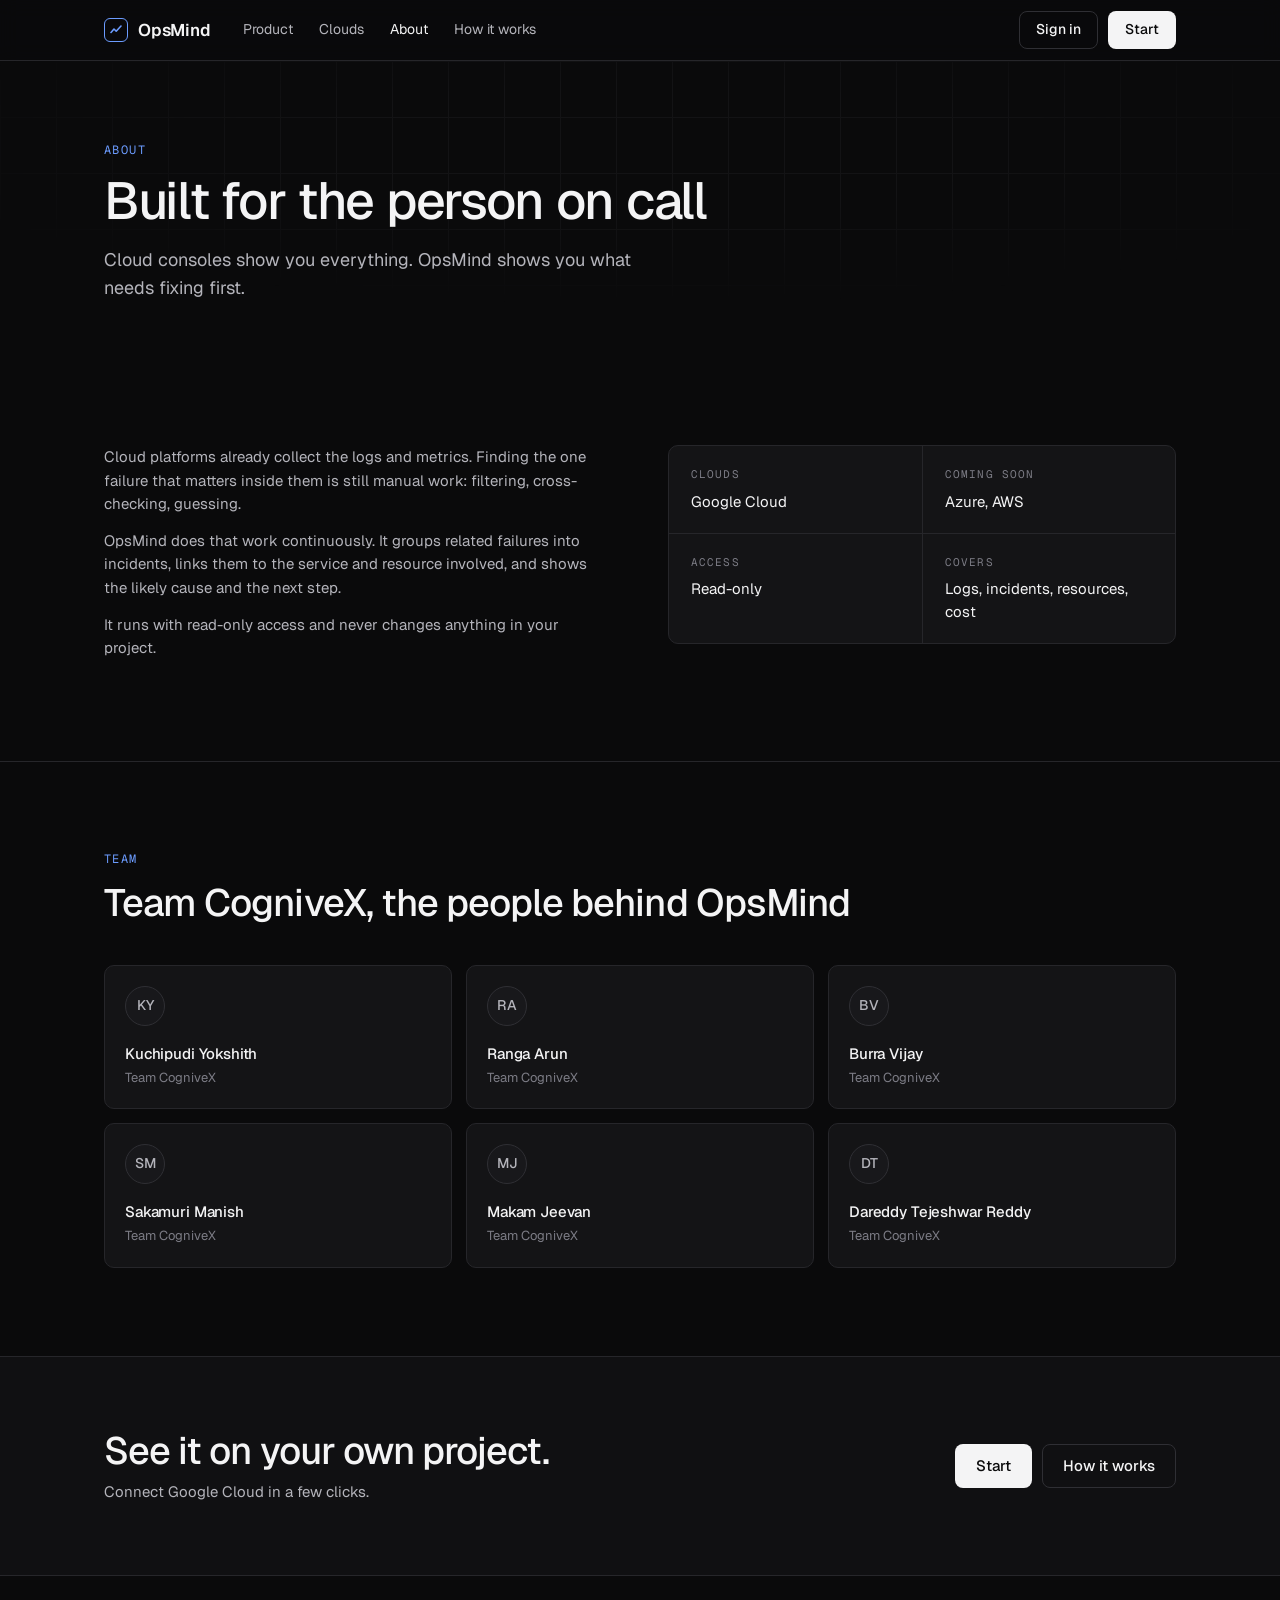
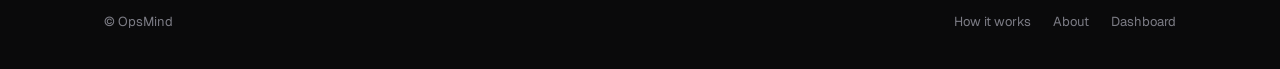
<file: static/about.html>
<!doctype html>
<html lang="en">
<head>
<meta charset="utf-8">
<meta name="viewport" content="width=device-width, initial-scale=1">
<title>About · OpsMind</title>
<meta name="description" content="What OpsMind is, why it exists, and the team building it.">
<link rel="preconnect" href="https://fonts.googleapis.com">
<link rel="preconnect" href="https://fonts.gstatic.com" crossorigin>
<link href="https://fonts.googleapis.com/css2?family=Geist:wght@400;500;600&family=Geist+Mono:wght@400;500&display=swap" rel="stylesheet">
<link rel="stylesheet" href="/static/landing.css">
</head>
<body>

<nav class="nav">
  <div class="wrap nav-in">
    <a class="logo" href="/">
      <span class="logo-mark" aria-hidden="true">
        <svg width="12" height="12" viewBox="0 0 12 12" fill="none"><path d="M1 8.5 4 5l2.2 2.2L11 2" stroke="#6c9cff" stroke-width="1.6" stroke-linecap="round" stroke-linejoin="round"/></svg>
      </span>
      OpsMind
    </a>
    <div class="nav-links">
      <a href="/#product">Product</a>
      <a href="/#clouds">Clouds</a>
      <a href="/about" aria-current="page">About</a>
      <a href="/how-it-works">How it works</a>
    </div>
    <div class="nav-cta">
      <!--auth--><a class="btn btn-ghost" href="/signin">Sign in</a><!--/auth-->
      <a class="btn btn-primary" href="/app#setup">Start</a>
    </div>
  </div>
</nav>

<header class="page-head grid-bg">
  <div class="wrap">
    <div class="eyebrow">About</div>
    <h1>Built for the person on call</h1>
    <p class="lede">Cloud consoles show you everything. OpsMind shows you what needs fixing first.</p>
  </div>
</header>

<section class="section">
  <div class="wrap about-grid">
    <div class="reveal">
      <p>Cloud platforms already collect the logs and metrics. Finding the one failure that matters inside them is still manual work: filtering, cross-checking, guessing.</p>
      <p>OpsMind does that work continuously. It groups related failures into incidents, links them to the service and resource involved, and shows the likely cause and the next step.</p>
      <p>It runs with read-only access and never changes anything in your project.</p>
    </div>
    <div class="panel facts reveal">
      <div><div class="label">Clouds</div><div class="v">Google Cloud</div></div>
      <div><div class="label">Coming soon</div><div class="v">Azure, AWS</div></div>
      <div><div class="label">Access</div><div class="v">Read-only</div></div>
      <div><div class="label">Covers</div><div class="v">Logs, incidents, resources, cost</div></div>
    </div>
  </div>
</section>

<section class="section">
  <div class="wrap">
    <div class="section-head reveal">
      <div class="eyebrow">Team</div>
      <h2>Team CogniveX, the people behind OpsMind</h2>
    </div>
    <div class="team reveal">
      <div class="panel member"><div class="avatar">KY</div><h3>Kuchipudi Yokshith</h3><p>Team CogniveX</p></div>
      <div class="panel member"><div class="avatar">RA</div><h3>Ranga Arun</h3><p>Team CogniveX</p></div>
      <div class="panel member"><div class="avatar">BV</div><h3>Burra Vijay</h3><p>Team CogniveX</p></div>
      <div class="panel member"><div class="avatar">SM</div><h3>Sakamuri Manish</h3><p>Team CogniveX</p></div>
      <div class="panel member"><div class="avatar">MJ</div><h3>Makam Jeevan</h3><p>Team CogniveX</p></div>
      <div class="panel member"><div class="avatar">DT</div><h3>Dareddy Tejeshwar Reddy</h3><p>Team CogniveX</p></div>
    </div>
  </div>
</section>

<section class="cta">
  <div class="wrap cta-in">
    <div>
      <h2>See it on your own project.</h2>
      <p>Connect Google Cloud in a few clicks.</p>
    </div>
    <div class="cta-actions">
      <a class="btn btn-primary btn-lg" href="/app#setup">Start</a>
      <a class="btn btn-ghost btn-lg" href="/how-it-works">How it works</a>
    </div>
  </div>
</section>

<footer>
  <div class="wrap foot-in">
    <span>© OpsMind</span>
    <div class="foot-links">
      <a href="/how-it-works">How it works</a>
      <a href="/about">About</a>
      <a href="/app">Dashboard</a>
    </div>
  </div>
</footer>

<script src="/static/landing.js"></script>
</body>
</html>
</file>
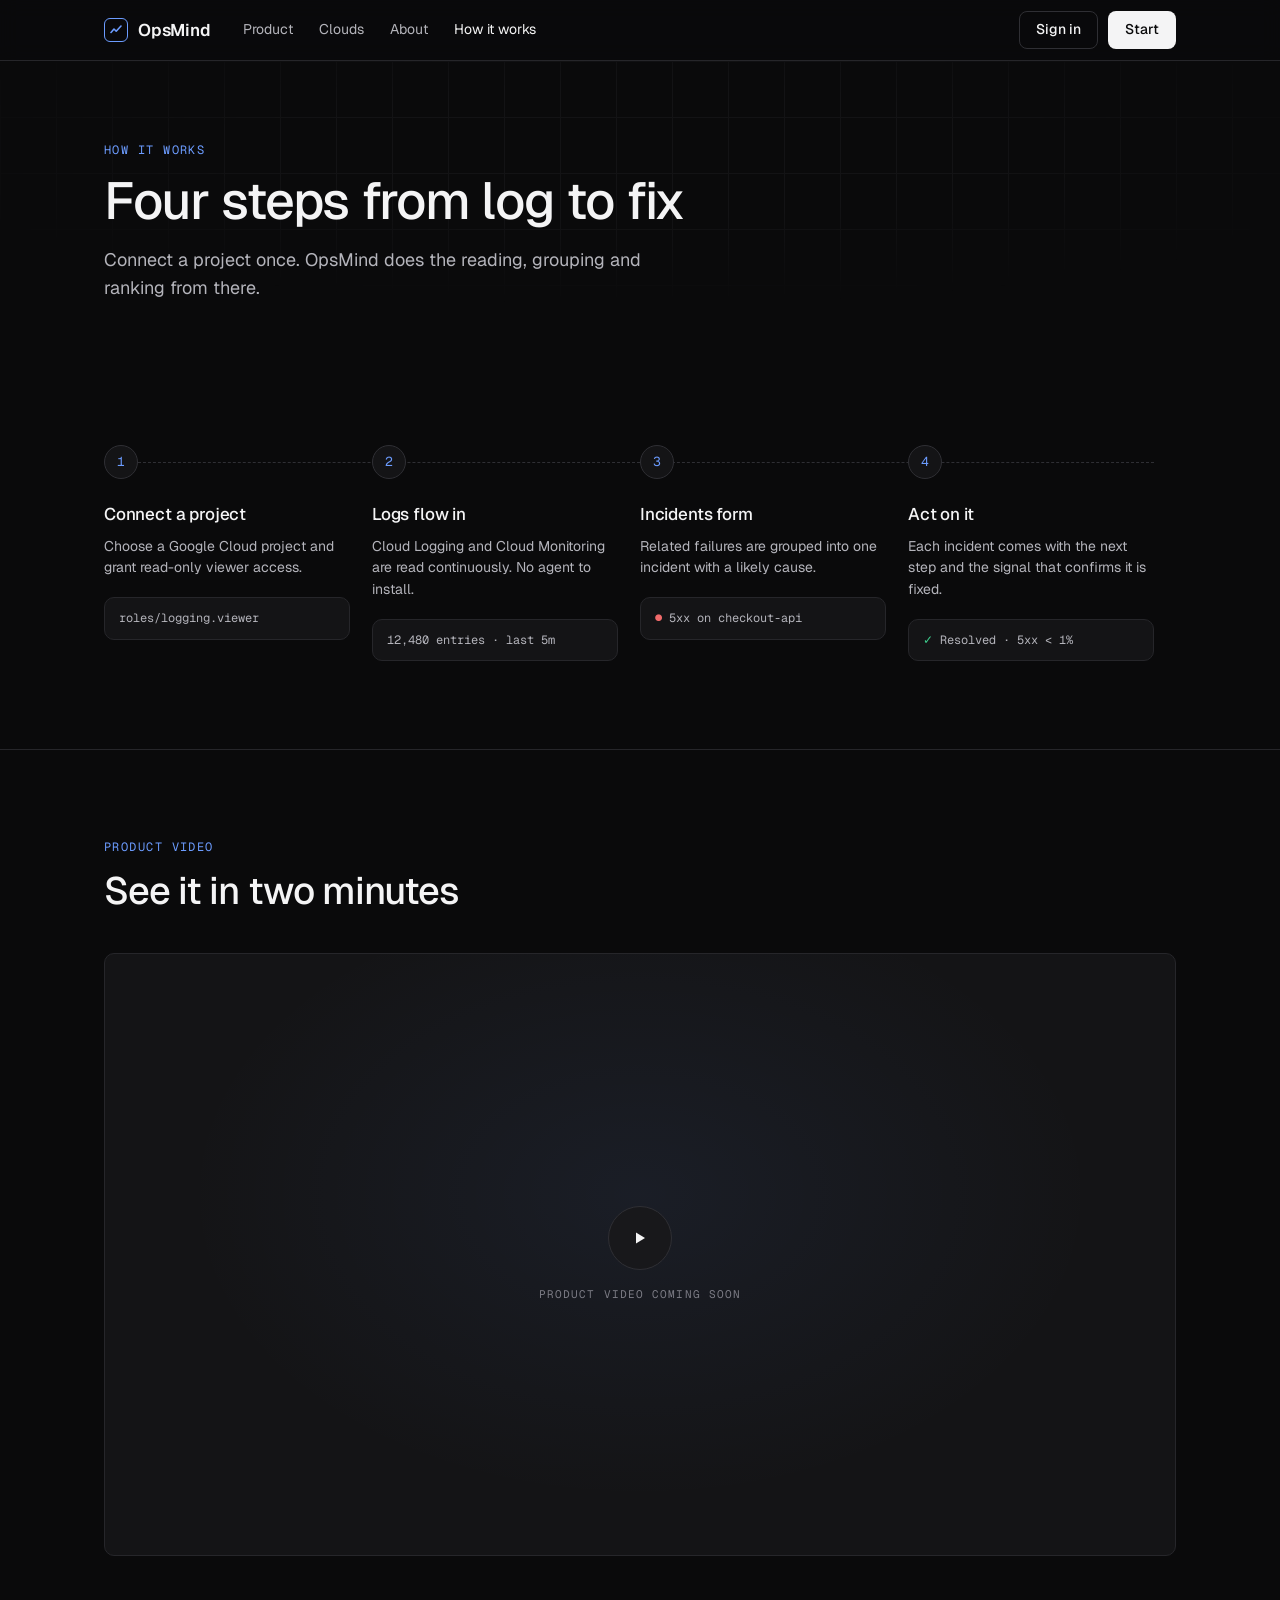
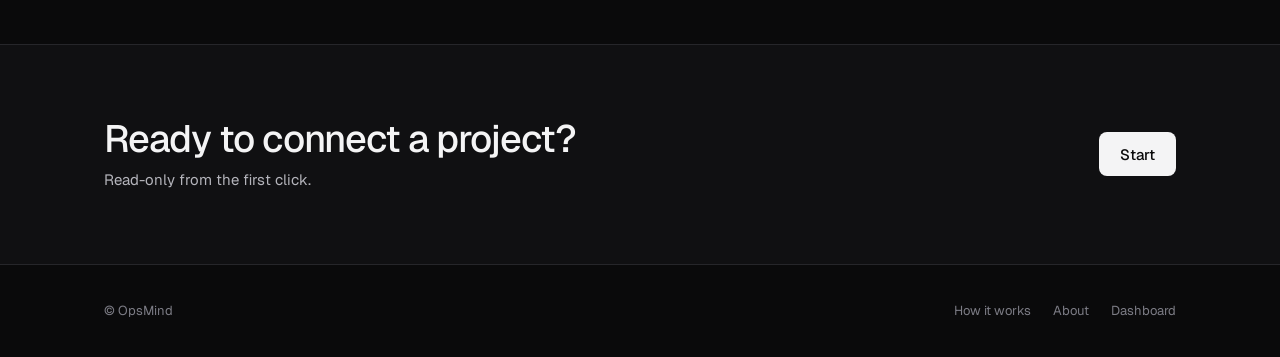
<file: static/how-it-works.html>
<!doctype html>
<html lang="en">
<head>
<meta charset="utf-8">
<meta name="viewport" content="width=device-width, initial-scale=1">
<title>How it works · OpsMind</title>
<meta name="description" content="Four steps from connecting a cloud project to fixing the incident.">
<link rel="preconnect" href="https://fonts.googleapis.com">
<link rel="preconnect" href="https://fonts.gstatic.com" crossorigin>
<link href="https://fonts.googleapis.com/css2?family=Geist:wght@400;500;600&family=Geist+Mono:wght@400;500&display=swap" rel="stylesheet">
<link rel="stylesheet" href="/static/landing.css">
</head>
<body>

<nav class="nav">
  <div class="wrap nav-in">
    <a class="logo" href="/">
      <span class="logo-mark" aria-hidden="true">
        <svg width="12" height="12" viewBox="0 0 12 12" fill="none"><path d="M1 8.5 4 5l2.2 2.2L11 2" stroke="#6c9cff" stroke-width="1.6" stroke-linecap="round" stroke-linejoin="round"/></svg>
      </span>
      OpsMind
    </a>
    <div class="nav-links">
      <a href="/#product">Product</a>
      <a href="/#clouds">Clouds</a>
      <a href="/about">About</a>
      <a href="/how-it-works" aria-current="page">How it works</a>
    </div>
    <div class="nav-cta">
      <!--auth--><a class="btn btn-ghost" href="/signin">Sign in</a><!--/auth-->
      <a class="btn btn-primary" href="/app#setup">Start</a>
    </div>
  </div>
</nav>

<header class="page-head grid-bg">
  <div class="wrap">
    <div class="eyebrow">How it works</div>
    <h1>Four steps from log to fix</h1>
    <p class="lede">Connect a project once. OpsMind does the reading, grouping and ranking from there.</p>
  </div>
</header>

<section class="section">
  <div class="wrap">
    <div class="steps">
      <span class="step-line" aria-hidden="true"></span>
      <div class="step reveal">
        <div class="step-num">1</div>
        <h3>Connect a project</h3>
        <p>Choose a Google Cloud project and grant read-only viewer access.</p>
        <div class="panel">roles/logging.viewer</div>
      </div>
      <div class="step reveal">
        <div class="step-num">2</div>
        <h3>Logs flow in</h3>
        <p>Cloud Logging and Cloud Monitoring are read continuously. No agent to install.</p>
        <div class="panel">12,480 entries · last 5m</div>
      </div>
      <div class="step reveal">
        <div class="step-num">3</div>
        <h3>Incidents form</h3>
        <p>Related failures are grouped into one incident with a likely cause.</p>
        <div class="panel"><span style="color:var(--bad)">●</span> 5xx on checkout-api</div>
      </div>
      <div class="step reveal">
        <div class="step-num">4</div>
        <h3>Act on it</h3>
        <p>Each incident comes with the next step and the signal that confirms it is fixed.</p>
        <div class="panel"><span style="color:var(--good)">✓</span> Resolved · 5xx &lt; 1%</div>
      </div>
    </div>
  </div>
</section>

<section class="section">
  <div class="wrap">
    <div class="section-head reveal">
      <div class="eyebrow">Product video</div>
      <h2>See it in two minutes</h2>
    </div>
    <!-- VIDEO SLOT
         Replace the placeholder <div> below with either:
           <video src="/static/opsmind-demo.mp4" controls preload="metadata" poster="/static/opsmind-demo.jpg"></video>
         or a YouTube embed:
           <iframe src="https://www.youtube-nocookie.com/embed/VIDEO_ID" title="OpsMind product video" allowfullscreen></iframe>
         The container keeps a 16:9 frame either way. -->
    <div class="panel video reveal" id="product-video">
      <div>
        <div class="play" aria-hidden="true">
          <svg width="18" height="18" viewBox="0 0 18 18"><path d="M5 3.5v11l9-5.5z" fill="#f4f4f5"/></svg>
        </div>
        <div class="label">Product video coming soon</div>
      </div>
    </div>
  </div>
</section>

<section class="cta">
  <div class="wrap cta-in">
    <div>
      <h2>Ready to connect a project?</h2>
      <p>Read-only from the first click.</p>
    </div>
    <div class="cta-actions">
      <a class="btn btn-primary btn-lg" href="/app#setup">Start</a>
    </div>
  </div>
</section>

<footer>
  <div class="wrap foot-in">
    <span>© OpsMind</span>
    <div class="foot-links">
      <a href="/how-it-works">How it works</a>
      <a href="/about">About</a>
      <a href="/app">Dashboard</a>
    </div>
  </div>
</footer>

<script src="/static/landing.js"></script>
</body>
</html>
</file>
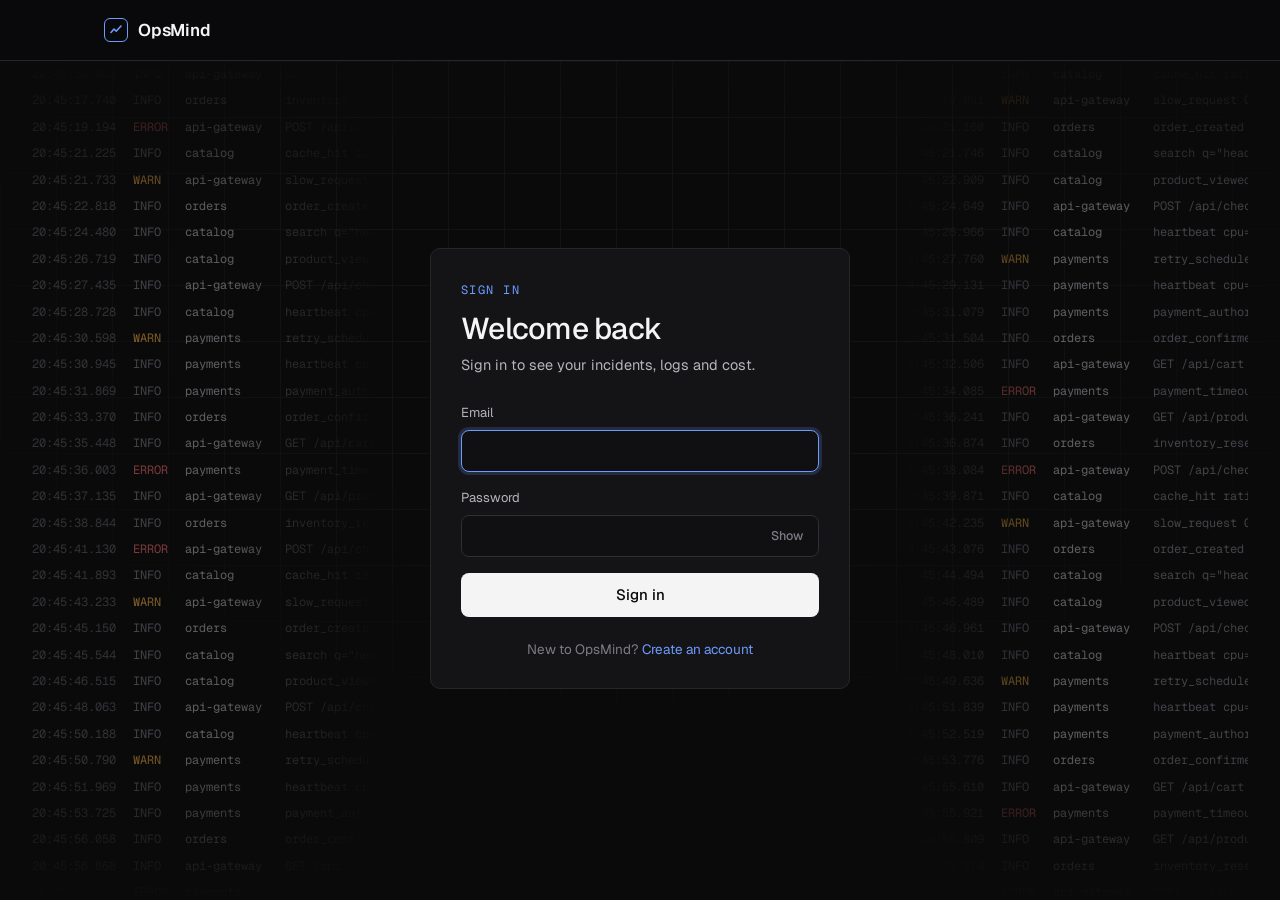
<file: static/signin.html>
<!doctype html>
<html lang="en">
<head>
<meta charset="utf-8">
<meta name="viewport" content="width=device-width, initial-scale=1">
<title>Sign in · OpsMind</title>
<meta name="robots" content="noindex">
<link rel="preconnect" href="https://fonts.googleapis.com">
<link rel="preconnect" href="https://fonts.gstatic.com" crossorigin>
<link href="https://fonts.googleapis.com/css2?family=Geist:wght@400;500;600&family=Geist+Mono:wght@400;500&display=swap" rel="stylesheet">
<link rel="stylesheet" href="/static/landing.css">
</head>
<body>

<nav class="nav">
  <div class="wrap nav-in">
    <a class="logo" href="/">
      <span class="logo-mark" aria-hidden="true">
        <svg width="12" height="12" viewBox="0 0 12 12" fill="none"><path d="M1 8.5 4 5l2.2 2.2L11 2" stroke="#6c9cff" stroke-width="1.6" stroke-linecap="round" stroke-linejoin="round"/></svg>
      </span>
      OpsMind
    </a>
  </div>
</nav>

<main class="auth grid-bg">
  <div class="auth-bg" aria-hidden="true"></div>
  <div class="auth-card panel">
    <div class="eyebrow">Sign in</div>
    <h1 class="auth-title">Welcome back</h1>
    <p class="auth-sub">Sign in to see your incidents, logs and cost.</p>

    <form id="signinForm" class="form">
      <label class="field">
        <span>Email</span>
        <input class="input" type="email" name="email" autocomplete="email" required autofocus>
      </label>
      <label class="field">
        <span>Password</span>
        <input class="input" type="password" name="password" autocomplete="current-password" required>
      </label>
      <p class="form-error" role="alert" hidden></p>
      <button class="btn btn-primary btn-lg btn-block" type="submit" data-busy="Signing in…">Sign in</button>
    </form>

    <p class="auth-alt">New to OpsMind? <a href="/signup" data-keep-next>Create an account</a></p>
  </div>
</main>

<script src="/static/auth.js"></script>
</body>
</html>
</file>
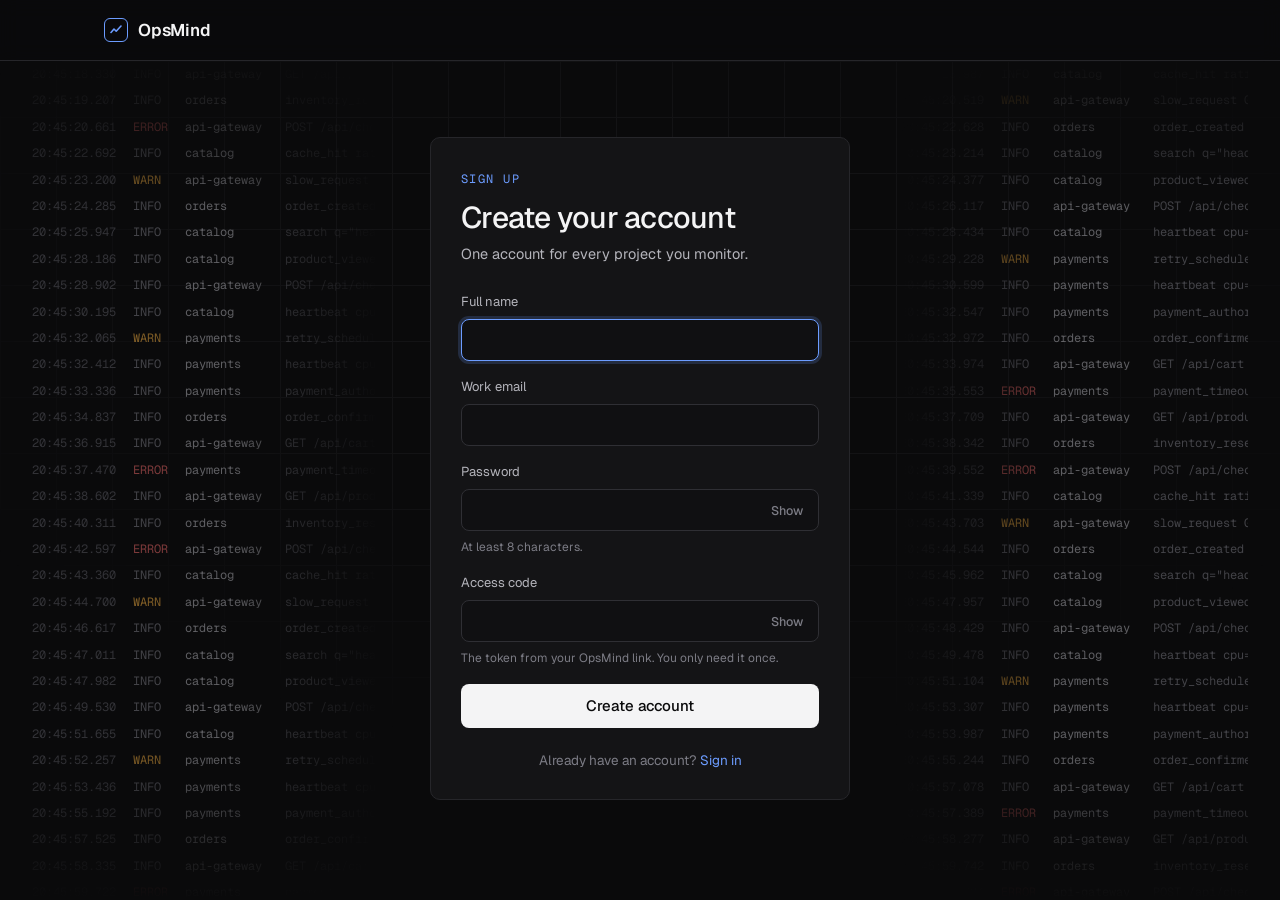
<file: static/signup.html>
<!doctype html>
<html lang="en">
<head>
<meta charset="utf-8">
<meta name="viewport" content="width=device-width, initial-scale=1">
<title>Create account · OpsMind</title>
<meta name="robots" content="noindex">
<link rel="preconnect" href="https://fonts.googleapis.com">
<link rel="preconnect" href="https://fonts.gstatic.com" crossorigin>
<link href="https://fonts.googleapis.com/css2?family=Geist:wght@400;500;600&family=Geist+Mono:wght@400;500&display=swap" rel="stylesheet">
<link rel="stylesheet" href="/static/landing.css">
</head>
<body>

<nav class="nav">
  <div class="wrap nav-in">
    <a class="logo" href="/">
      <span class="logo-mark" aria-hidden="true">
        <svg width="12" height="12" viewBox="0 0 12 12" fill="none"><path d="M1 8.5 4 5l2.2 2.2L11 2" stroke="#6c9cff" stroke-width="1.6" stroke-linecap="round" stroke-linejoin="round"/></svg>
      </span>
      OpsMind
    </a>
  </div>
</nav>

<main class="auth grid-bg">
  <div class="auth-bg" aria-hidden="true"></div>
  <div class="auth-card panel">
    <div class="eyebrow">Sign up</div>
    <h1 class="auth-title">Create your account</h1>
    <p class="auth-sub">One account for every project you monitor.</p>

    <form id="signupForm" class="form">
      <label class="field">
        <span>Full name</span>
        <input class="input" type="text" name="name" autocomplete="name" maxlength="80" required autofocus>
      </label>
      <label class="field">
        <span>Work email</span>
        <input class="input" type="email" name="email" autocomplete="email" required>
      </label>
      <label class="field">
        <span>Password</span>
        <input class="input" type="password" name="password" autocomplete="new-password" minlength="8" required>
        <span class="field-hint">At least 8 characters.</span>
      </label>
      <!--access-code-->
      <label class="field">
        <span>Access code</span>
        <input class="input" type="password" name="accessCode" autocomplete="off" required>
        <span class="field-hint">The token from your OpsMind link. You only need it once.</span>
      </label>
      <!--/access-code-->
      <p class="form-error" role="alert" hidden></p>
      <button class="btn btn-primary btn-lg btn-block" type="submit" data-busy="Creating account…">Create account</button>
    </form>

    <p class="auth-alt">Already have an account? <a href="/signin" data-keep-next>Sign in</a></p>
  </div>
</main>

<script src="/static/auth.js"></script>
</body>
</html>
</file>
<file: static/landing.css>
/* OpsMind marketing pages: landing, how it works, about.
   One stylesheet for all three so the pages read as one product. */

:root {
  --bg: #0a0a0b;
  --bg-2: #101012;
  --panel: #141416;
  --panel-2: #18181b;
  --line: #26262a;
  --line-2: #2f2f34;
  --text: #f4f4f5;
  --text-2: #b4b4bb;
  --muted: #7c7c85;
  --accent: #6c9cff;
  --good: #3ecf8e;
  --warn: #f5b041;
  --bad: #f06a6a;
  --radius: 10px;
  --wrap: 1120px;
  --sans: "Geist", ui-sans-serif, system-ui, -apple-system, "Segoe UI", sans-serif;
  --mono: "Geist Mono", ui-monospace, "SFMono-Regular", Menlo, monospace;
}

* { box-sizing: border-box; }
html { scroll-behavior: smooth; }
body {
  margin: 0;
  background: var(--bg);
  color: var(--text);
  font-family: var(--sans);
  font-size: 15px;
  line-height: 1.55;
  -webkit-font-smoothing: antialiased;
}
a { color: inherit; text-decoration: none; }
svg { display: block; }

.wrap { width: 100%; max-width: var(--wrap); margin: 0 auto; padding: 0 24px; }

/* Faint grid behind the hero. Decoration only. */
.grid-bg { position: relative; isolation: isolate; }
.grid-bg::before {
  content: "";
  position: absolute; inset: 0; z-index: -1;
  background-image:
    linear-gradient(var(--line) 1px, transparent 1px),
    linear-gradient(90deg, var(--line) 1px, transparent 1px);
  background-size: 56px 56px;
  opacity: .35;
  -webkit-mask-image: radial-gradient(ellipse 80% 70% at 50% 30%, #000 30%, transparent 75%);
  mask-image: radial-gradient(ellipse 80% 70% at 50% 30%, #000 30%, transparent 75%);
  pointer-events: none;
}

/* ------------------------------------------------------------------- nav */
.nav {
  position: sticky; top: 0; z-index: 20;
  background: rgba(10, 10, 11, .82);
  -webkit-backdrop-filter: blur(10px);
  backdrop-filter: blur(10px);
  border-bottom: 1px solid var(--line);
}
.nav-in { display: flex; align-items: center; gap: 32px; height: 60px; }
.logo { display: flex; align-items: center; gap: 10px; font-weight: 600; font-size: 17px; letter-spacing: -.01em; }
.logo-mark {
  width: 24px; height: 24px; border-radius: 6px;
  border: 1.5px solid var(--accent);
  display: grid; place-items: center;
}
.nav-links { display: flex; gap: 26px; font-size: 14px; color: var(--text-2); }
.nav-links a:hover, .nav-links a[aria-current="page"] { color: var(--text); }
.nav-cta { margin-left: auto; display: flex; align-items: center; gap: 10px; }

.btn {
  display: inline-flex; align-items: center; gap: 8px;
  height: 38px; padding: 0 16px;
  border-radius: 8px; font-size: 14px; font-weight: 500;
  border: 1px solid transparent; transition: background .15s, border-color .15s;
  white-space: nowrap;
}
.btn-primary { background: var(--text); color: #0a0a0b; }
.btn-primary:hover { background: #fff; }
.btn-ghost { border-color: var(--line-2); color: var(--text); }
.btn-ghost:hover, .btn-ghost[aria-current="page"] { border-color: #45454c; background: var(--panel); }
.btn-lg { height: 44px; padding: 0 20px; font-size: 15px; }

/* ----------------------------------------------------------------- type */
.eyebrow {
  font-family: var(--mono); font-size: 12px; letter-spacing: .12em;
  text-transform: uppercase; color: var(--accent);
}
h1, h2, h3 { margin: 0; font-weight: 500; letter-spacing: -.025em; }
h1 { font-size: clamp(40px, 5.6vw, 64px); line-height: 1.04; }
h2 { font-size: clamp(28px, 3.4vw, 38px); line-height: 1.15; }
h3 { font-size: 17px; letter-spacing: -.01em; }
.lede { font-size: 18px; color: var(--text-2); max-width: 30em; margin: 0; }
.mono { font-family: var(--mono); }

section { border-bottom: 1px solid var(--line); }
.section { padding: 88px 0; }
.section-head { margin-bottom: 40px; }
.section-head h2 { margin-top: 12px; }

/* ----------------------------------------------------------------- hero */
.hero { padding: 96px 0 104px; }
.hero-in { display: grid; grid-template-columns: 1fr 1.05fr; gap: 56px; align-items: center; }
.hero h1 { margin-top: 18px; }
.hero .lede { margin-top: 22px; }
.hero-cta { display: flex; gap: 12px; margin-top: 32px; flex-wrap: wrap; }
.hero-note { margin-top: 18px; font-size: 13px; color: var(--muted); display: flex; align-items: center; gap: 8px; }
.live-dot { width: 7px; height: 7px; border-radius: 50%; background: var(--good); box-shadow: 0 0 0 3px rgba(62, 207, 142, .15); flex: none; }

/* -------------------------------------------------------------- panels */
.panel { background: var(--panel); border: 1px solid var(--line); border-radius: var(--radius); }
.panel-pad { padding: 20px 22px; }
.panel-head { display: flex; align-items: flex-start; justify-content: space-between; gap: 12px; }
.panel-title { font-size: 15px; font-weight: 500; }
.panel-sub { font-family: var(--mono); font-size: 11px; letter-spacing: .08em; color: var(--muted); text-transform: uppercase; margin-top: 3px; }
.chip {
  font-family: var(--mono); font-size: 11.5px; color: var(--text-2);
  border: 1px solid var(--line-2); border-radius: 5px; padding: 3px 8px; white-space: nowrap;
}
.label { font-family: var(--mono); font-size: 11px; letter-spacing: .1em; text-transform: uppercase; color: var(--muted); }

/* hero product preview */
.preview { display: grid; gap: 14px; }
.preview-row { display: grid; grid-template-columns: 1fr 1fr; gap: 14px; }
.chart { width: 100%; height: auto; margin-top: 16px; }
.chart text { font-family: var(--mono); font-size: 10px; fill: var(--muted); }
.sev { font-family: var(--mono); font-size: 11px; letter-spacing: .08em; color: var(--bad); display: flex; align-items: center; gap: 7px; }
.sev::before { content: ""; width: 7px; height: 7px; border-radius: 50%; background: var(--bad); }
.incident-title { margin-top: 10px; font-size: 14.5px; line-height: 1.45; }
.cause { margin-top: 8px; font-size: 13px; color: var(--text-2); }
.cause b { color: var(--text); font-weight: 500; }
.link { color: var(--accent); font-size: 13px; display: inline-block; margin-top: 12px; }
.link:hover { text-decoration: underline; }
.events { list-style: none; margin: 12px 0 0; padding: 0; display: grid; gap: 8px; }
.events li { display: flex; justify-content: space-between; gap: 12px; font-family: var(--mono); font-size: 12.5px; }
.events .t { color: var(--muted); }
.lvl-err { color: var(--bad); }
.lvl-warn { color: var(--warn); }
.flow {
  display: flex; align-items: center; gap: 10px; flex-wrap: wrap;
  padding: 12px 18px; font-family: var(--mono); font-size: 12.5px;
}
.flow .arrow { color: var(--muted); }
.flow .hl { color: var(--accent); }
.flow .note { margin-left: auto; font-family: var(--sans); font-size: 12.5px; color: var(--muted); }

/* ---------------------------------------------------------- providers */
.providers { padding: 44px 0; text-align: center; }
.providers .label { display: block; margin-bottom: 22px; }
.provider-row { display: flex; justify-content: center; gap: 14px; flex-wrap: wrap; }
.provider {
  display: flex; align-items: center; gap: 10px;
  padding: 10px 16px; border: 1px solid var(--line); border-radius: 8px;
  font-size: 15px;
}
.provider.soon { color: var(--muted); }
.badge {
  font-family: var(--mono); font-size: 10.5px; letter-spacing: .06em; text-transform: uppercase;
  padding: 2px 7px; border-radius: 4px;
}
.badge-live { color: var(--good); background: rgba(62, 207, 142, .1); }
.badge-soon { color: var(--muted); background: var(--panel-2); }

/* ---------------------------------------------------------- workspace */
.workspace { display: grid; grid-template-columns: 1.55fr 1fr; gap: 14px; }
.stack { display: grid; gap: 14px; }
.stat { display: flex; flex-direction: column; justify-content: space-between; min-height: 150px; }
.stat-row { display: flex; align-items: baseline; justify-content: space-between; gap: 12px; margin-top: 10px; }
.stat-value { font-size: 30px; font-weight: 500; letter-spacing: -.02em; }
.delta { font-family: var(--mono); font-size: 13px; }
.delta.bad { color: var(--bad); }
.delta.good { color: var(--good); }
.stat-foot { font-size: 13px; color: var(--muted); margin-top: 6px; }
.legend { display: flex; gap: 18px; margin-top: 10px; font-size: 12px; color: var(--muted); }
.legend span { display: inline-flex; align-items: center; gap: 7px; }
.legend i { display: inline-block; width: 18px; border-top: 2px solid var(--accent); }
.legend i.prev { border-top: 2px dashed #6b6b73; }

/* ---------------------------------------------------------- trust strip */
.trust { display: grid; grid-template-columns: repeat(4, 1fr); }
.trust > div { padding: 22px; border-left: 1px solid var(--line); }
.trust > div:first-child { border-left: 0; }
.trust h3 { font-size: 14.5px; margin-top: 8px; }
.trust p { margin: 4px 0 0; font-size: 13px; color: var(--muted); }

/* -------------------------------------------------------------- CTA */
.cta { padding: 72px 0; background: var(--bg-2); }
.cta-in { display: flex; align-items: center; justify-content: space-between; gap: 32px; flex-wrap: wrap; }
.cta p { margin: 8px 0 0; color: var(--text-2); }
.cta-actions { display: flex; gap: 10px; }

/* ----------------------------------------------------------- footer */
footer { padding: 36px 0; }
.foot-in { display: flex; align-items: center; justify-content: space-between; gap: 24px; flex-wrap: wrap; font-size: 13px; color: var(--muted); }
.foot-links { display: flex; gap: 22px; }
.foot-links a:hover { color: var(--text); }

/* ------------------------------------------------- inner page header */
.page-head { padding: 80px 0 56px; }
.page-head h1 { font-size: clamp(36px, 4.6vw, 52px); margin-top: 14px; }
.page-head .lede { margin-top: 18px; }

/* ------------------------------------------------- how it works page */
.steps { display: grid; grid-template-columns: repeat(4, 1fr); position: relative; }
.step { padding-right: 22px; }
.step-num {
  width: 34px; height: 34px; border-radius: 50%;
  display: grid; place-items: center;
  border: 1px solid var(--line-2); background: var(--panel);
  font-family: var(--mono); font-size: 13px; color: var(--accent);
  position: relative; z-index: 1;
}
.step-line { position: absolute; top: 17px; left: 34px; right: 22px; border-top: 1px dashed var(--line-2); }
.step h3 { margin-top: 22px; }
.step p { margin: 8px 0 0; font-size: 14px; color: var(--text-2); }
.step .panel { margin-top: 18px; padding: 11px 14px; font-family: var(--mono); font-size: 12px; color: var(--text-2); }

.video {
  aspect-ratio: 16 / 9; width: 100%; overflow: hidden;
  display: grid; place-items: center; text-align: center;
  background: radial-gradient(ellipse at 50% 40%, rgba(108, 156, 255, .07), transparent 60%), var(--panel);
}
.video video, .video iframe { width: 100%; height: 100%; border: 0; }
.play {
  width: 64px; height: 64px; border-radius: 50%;
  border: 1px solid var(--line-2); background: var(--panel-2);
  display: grid; place-items: center; margin: 0 auto 16px;
}

/* --------------------------------------------------------- about page */
.about-grid { display: grid; grid-template-columns: 1fr 1fr; gap: 56px; align-items: start; }
.about-grid p { margin: 0 0 14px; color: var(--text-2); }
.facts { display: grid; grid-template-columns: 1fr 1fr; }
.facts > div { padding: 20px 22px; border-top: 1px solid var(--line); border-left: 1px solid var(--line); }
.facts > div:nth-child(-n+2) { border-top: 0; }
.facts > div:nth-child(odd) { border-left: 0; }
.facts .v { font-size: 15px; margin-top: 6px; }
.team { display: grid; grid-template-columns: repeat(3, 1fr); gap: 14px; }
.member { padding: 20px; }
.avatar {
  width: 40px; height: 40px; border-radius: 50%;
  background: var(--panel-2); border: 1px solid var(--line-2);
  display: grid; place-items: center; font-size: 14px; font-weight: 500; color: var(--text-2);
}
.member h3 { margin-top: 16px; font-size: 15px; }
.member p { margin: 3px 0 0; font-size: 13px; color: var(--muted); }

/* ------------------------------------------------------------ motion */
.js .reveal { opacity: 0; transform: translateY(10px); transition: opacity .5s ease, transform .5s ease; }
.js .reveal.in { opacity: 1; transform: none; }
@media (prefers-reduced-motion: reduce) {
  html { scroll-behavior: auto; }
  .js .reveal { opacity: 1; transform: none; transition: none; }
}

/* ---------------------------------------------------------- responsive */
@media (max-width: 960px) {
  .hero-in, .workspace, .about-grid { grid-template-columns: 1fr; }
  .steps { grid-template-columns: 1fr 1fr; row-gap: 40px; }
  .step-line { display: none; }
  .trust { grid-template-columns: 1fr 1fr; }
  .trust > div:nth-child(3) { border-left: 0; }
  .trust > div:nth-child(n+3) { border-top: 1px solid var(--line); }
  .team { grid-template-columns: 1fr 1fr; }
}
@media (max-width: 640px) {
  .nav-links { display: none; }
  .nav-in { gap: 16px; }
  .hero { padding: 64px 0 72px; }
  .section { padding: 64px 0; }
  .preview-row, .steps, .trust, .team, .facts { grid-template-columns: 1fr; }
  .trust > div, .facts > div { border-left: 0 !important; border-top: 1px solid var(--line); }
  .trust > div:first-child, .facts > div:first-child { border-top: 0; }
  .flow .note { margin-left: 0; width: 100%; }
  .cta-actions { width: 100%; }
}

/* ------------------------------------------------------------------------
   Dashboard components, embedded on the marketing pages.
   Copied value-for-value from static/styles.css (.card, .tile, .pill) so the
   preview reads as the real product, not an illustration of it. Scoped under
   .dash so it cannot leak into the page's own type and spacing. Keep these in
   step with styles.css if the dashboard tokens change.
   ------------------------------------------------------------------------ */
.dash {
  --d-bg-elev: #11141a;
  --d-bg-elev2: #171b23;
  --d-border: #232833;
  --d-border-soft: #1b1f28;
  --d-text: #e8ebf1;
  --d-text-dim: #a3abba;
  --d-text-faint: #7b8394;
  --d-accent: #6c9cff;
  --d-ok: #34d399;
  --d-warn: #fbbf24;
  --d-err: #f87171;
  --d-crit: #e11d48;
  --d-shadow: 0 1px 3px rgba(0,0,0,.4), 0 8px 24px rgba(0,0,0,.25);
  font: 14px/1.5 -apple-system, BlinkMacSystemFont, "Segoe UI", Roboto, sans-serif;
  color: var(--d-text);
}
.dash .card {
  background: var(--d-bg-elev); border: 1px solid var(--d-border);
  border-radius: 10px; padding: 15px 16px; box-shadow: var(--d-shadow);
}
.dash .card h3 { margin: 0 0 2px; font-size: 13.5px; font-weight: 650; letter-spacing: 0; }
.dash .card .hint { color: var(--d-text-faint); font-size: 11.5px; margin-bottom: 12px; }
.dash .card-head { display: flex; justify-content: space-between; align-items: flex-start; gap: 10px; }
.dash .chart-box { position: relative; height: 200px; }
.dash .chart-box.tall { height: 240px; }
.dash .tile .label { color: var(--d-text-dim); font-size: 11.5px; text-transform: uppercase; letter-spacing: .5px; font-family: inherit; }
.dash .tile .value { font-size: 30px; font-weight: 700; letter-spacing: -1px; margin: 5px 0 1px; font-variant-numeric: tabular-nums; }
.dash .tile .foot { color: var(--d-text-faint); font-size: 11.5px; }
.dash .pill {
  display: inline-flex; align-items: center; gap: 5px; padding: 3px 9px;
  border-radius: 999px; font-size: 11px; font-weight: 650; letter-spacing: .2px;
  border: 1px solid transparent; white-space: nowrap;
}
.dash .pill .dot { width: 6px; height: 6px; border-radius: 50%; background: currentColor; }
.dash .pill.ok { color: var(--d-ok); background: rgba(52,211,153,.11); border-color: rgba(52,211,153,.3); }
.dash .pill.warn { color: var(--d-warn); background: rgba(251,191,36,.11); border-color: rgba(251,191,36,.3); }
.dash .pill.err { color: var(--d-err); background: rgba(248,113,113,.11); border-color: rgba(248,113,113,.3); }
.dash .pill.crit { color: #fff; background: var(--d-crit); border-color: var(--d-crit); }
.dash .pill.muted { color: var(--d-text-faint); background: var(--d-bg-elev2); border-color: var(--d-border); }
.dash .inc-title { font-size: 13.5px; font-weight: 650; margin-top: 10px; }
.dash .inc-meta { color: var(--d-text-dim); font-size: 12.5px; margin-top: 4px; }
.dash .inc-meta b { color: var(--d-text); font-weight: 600; }
.dash a.more { color: var(--d-accent); font-size: 12.5px; display: inline-block; margin-top: 10px; }
.dash .loglist { list-style: none; margin: 0; padding: 0; font-family: ui-monospace, SFMono-Regular, Menlo, Consolas, monospace; font-size: 12px; }
.dash .loglist li { display: grid; grid-template-columns: 52px 1fr auto; gap: 8px; padding: 5px 0; border-bottom: 1px solid var(--d-border-soft); }
.dash .loglist li:last-child { border-bottom: 0; }
.dash .loglist .sv { font-weight: 700; }
.dash .loglist .sv.e { color: var(--d-err); }
.dash .loglist .sv.w { color: var(--d-warn); }
.dash .loglist .sv.i { color: var(--d-text-faint); }
.dash .loglist .ts { color: var(--d-text-faint); }

/* ------------------------------------------------------------------------
   Accounts: the nav avatar, sign in, sign up and the account page.
   ------------------------------------------------------------------------ */
.nav-profile { display: inline-flex; border-radius: 50%; }
.nav-profile:focus-visible { outline: 2px solid var(--accent); outline-offset: 2px; }
.nav-avatar {
  width: 36px; height: 36px; border-radius: 50%;
  display: grid; place-items: center;
  background: var(--panel-2); border: 1px solid var(--line-2);
  font-size: 12.5px; font-weight: 600; letter-spacing: .02em; color: var(--text);
  transition: border-color .15s, background .15s;
}
.nav-profile:hover .nav-avatar,
.nav-profile[aria-current="page"] .nav-avatar { border-color: var(--accent); background: var(--panel); }

button.btn { font-family: inherit; cursor: pointer; }
/* A <button> keeps the browser's own fill unless told otherwise; the ghost
   style was written for links. :hover still wins on specificity. */
button.btn-ghost { background: transparent; }
.btn:disabled { opacity: .6; cursor: default; }
.btn-block { width: 100%; justify-content: center; }

.auth {
  min-height: calc(100vh - 61px);
  display: grid; place-items: center;
  padding: 56px 16px 80px; border-bottom: 0;
}
.auth-card { width: 100%; max-width: 420px; padding: 32px 30px 28px; }
.auth-title { font-size: 30px; line-height: 1.15; margin-top: 12px; }
.auth-sub { margin: 8px 0 0; color: var(--text-2); font-size: 14.5px; }
.auth-alt { margin: 22px 0 0; font-size: 13.5px; color: var(--muted); text-align: center; }
.auth-alt a { color: var(--accent); }
.auth-alt a:hover { text-decoration: underline; }

/* The log stream behind the sign-in card: one column either side, the gap
   between them kept for the card. Faded at every edge so it reads as
   texture, and it stays still for anyone who prefers reduced motion. */
.auth { position: relative; overflow: hidden; }
.auth-card { position: relative; z-index: 1; }
.auth-bg {
  position: absolute; inset: 0; z-index: 0;
  display: grid; grid-template-columns: 1fr 1fr; column-gap: 520px;
  padding: 0 32px;
  pointer-events: none; user-select: none;
  font-family: var(--mono); font-size: 12px; line-height: 2.2;
  color: var(--muted); opacity: .5;
  -webkit-mask-image: linear-gradient(to bottom, transparent, #000 18%, #000 82%, transparent);
  mask-image: linear-gradient(to bottom, transparent, #000 18%, #000 82%, transparent);
}
.auth-bg-col { overflow: hidden; min-width: 0; }
.auth-bg-col:first-child {
  -webkit-mask-image: linear-gradient(to right, #000 55%, transparent);
  mask-image: linear-gradient(to right, #000 55%, transparent);
}
.auth-bg-col:last-child {
  -webkit-mask-image: linear-gradient(to left, #000 55%, transparent);
  mask-image: linear-gradient(to left, #000 55%, transparent);
}
.auth-bg-track { animation: auth-stream 110s linear infinite; }
.auth-bg-col:last-child .auth-bg-track { animation-duration: 140s; }
.auth-bg-track > div { white-space: pre; overflow: hidden; }
.auth-bg-track span { margin-right: 1.4em; }
.auth-bg .t { color: #5a5a62; }
.auth-bg .s { color: var(--text-2); }
.auth-bg .lv.e { color: var(--bad); }
.auth-bg .lv.w { color: var(--warn); }
@keyframes auth-stream { from { transform: translateY(0); } to { transform: translateY(-50%); } }
@media (prefers-reduced-motion: reduce) { .auth-bg-track { animation: none; } }
@media (max-width: 1100px) {
  .auth-bg { grid-template-columns: 1fr; opacity: .3; }
  .auth-bg-col:first-child { -webkit-mask-image: none; mask-image: none; }
  .auth-bg-col:last-child { display: none; }
}

.form { display: grid; gap: 16px; margin-top: 26px; }
.field { display: grid; gap: 7px; font-size: 13px; color: var(--text-2); }
.field-hint { font-size: 12px; color: var(--muted); }
.pw-wrap { position: relative; display: block; }
.pw-wrap .input { padding-right: 68px; }
.pw-toggle {
  position: absolute; right: 6px; top: 50%; transform: translateY(-50%);
  height: 30px; padding: 0 10px; border: 0; border-radius: 6px;
  background: transparent; color: var(--muted);
  font: 500 12.5px var(--sans); cursor: pointer;
  transition: color .15s, background .15s;
}
.pw-toggle:hover { color: var(--text); background: var(--panel-2); }
.pw-toggle:focus-visible { outline: 2px solid var(--accent); outline-offset: 1px; }
.input {
  width: 100%; height: 42px; padding: 0 12px;
  border-radius: 8px; border: 1px solid var(--line-2);
  background: var(--bg-2); color: var(--text);
  font: inherit; font-size: 14.5px;
  transition: border-color .15s, box-shadow .15s;
}
.input:hover { border-color: #45454c; }
.input:focus { outline: none; border-color: var(--accent); box-shadow: 0 0 0 3px rgba(108, 156, 255, .18); }
.input[readonly] { color: var(--muted); background: var(--panel); border-color: var(--line); box-shadow: none; }
.form-error {
  margin: 0; padding: 10px 12px; border-radius: 8px; font-size: 13px;
  color: #ffb4b4; background: rgba(240, 106, 106, .1); border: 1px solid rgba(240, 106, 106, .3);
}
.form-error[hidden], .form-ok[hidden], .notice[hidden] { display: none; }
.form-ok { font-size: 13px; color: var(--good); }
.form-actions { display: flex; align-items: center; gap: 14px; }

.acct { padding: 56px 0 88px; }
.acct-hero { display: flex; align-items: center; gap: 20px; flex-wrap: wrap; }
.avatar-lg { width: 64px; height: 64px; font-size: 22px; color: var(--text); flex: none; }
.acct-who { min-width: 0; }
.acct-who h1 { font-size: clamp(28px, 3.4vw, 36px); line-height: 1.15; margin-top: 6px; overflow-wrap: anywhere; }
.acct-email { margin: 4px 0 0; color: var(--text-2); overflow-wrap: anywhere; }
.acct-hero-actions { margin-left: auto; display: flex; gap: 10px; }
.notice {
  margin: 28px 0 0; padding: 12px 16px; border-radius: 8px; font-size: 13.5px;
  color: #f3d29b; background: rgba(245, 176, 65, .08); border: 1px solid rgba(245, 176, 65, .3);
}
.acct-load-error { margin-top: 28px; }
.acct-grid { display: grid; grid-template-columns: 1.35fr 1fr; gap: 16px; margin-top: 32px; align-items: start; }
.acct-col { display: grid; gap: 16px; min-width: 0; }
.acct-card { padding: 22px 24px; }
.acct-card .form { margin-top: 18px; }
.acct-card-sub { margin: 4px 0 0; font-size: 13.5px; color: var(--muted); }
.kv { margin: 14px 0 0; }
.kv > div { display: flex; justify-content: space-between; gap: 16px; padding: 11px 0; border-top: 1px solid var(--line); font-size: 14px; }
.kv dt { color: var(--muted); }
.kv dd { margin: 0; text-align: right; font-family: var(--mono); font-size: 13px; overflow-wrap: anywhere; }
.acct-signout { margin-top: 16px; }

@media (max-width: 960px) {
  .acct-grid { grid-template-columns: 1fr; }
}
@media (max-width: 640px) {
  .auth-card { padding: 26px 20px 22px; }
  .acct { padding: 40px 0 64px; }
  .acct-hero-actions { margin-left: 0; width: 100%; }
  .acct-card { padding: 20px 18px; }
}
</file>
